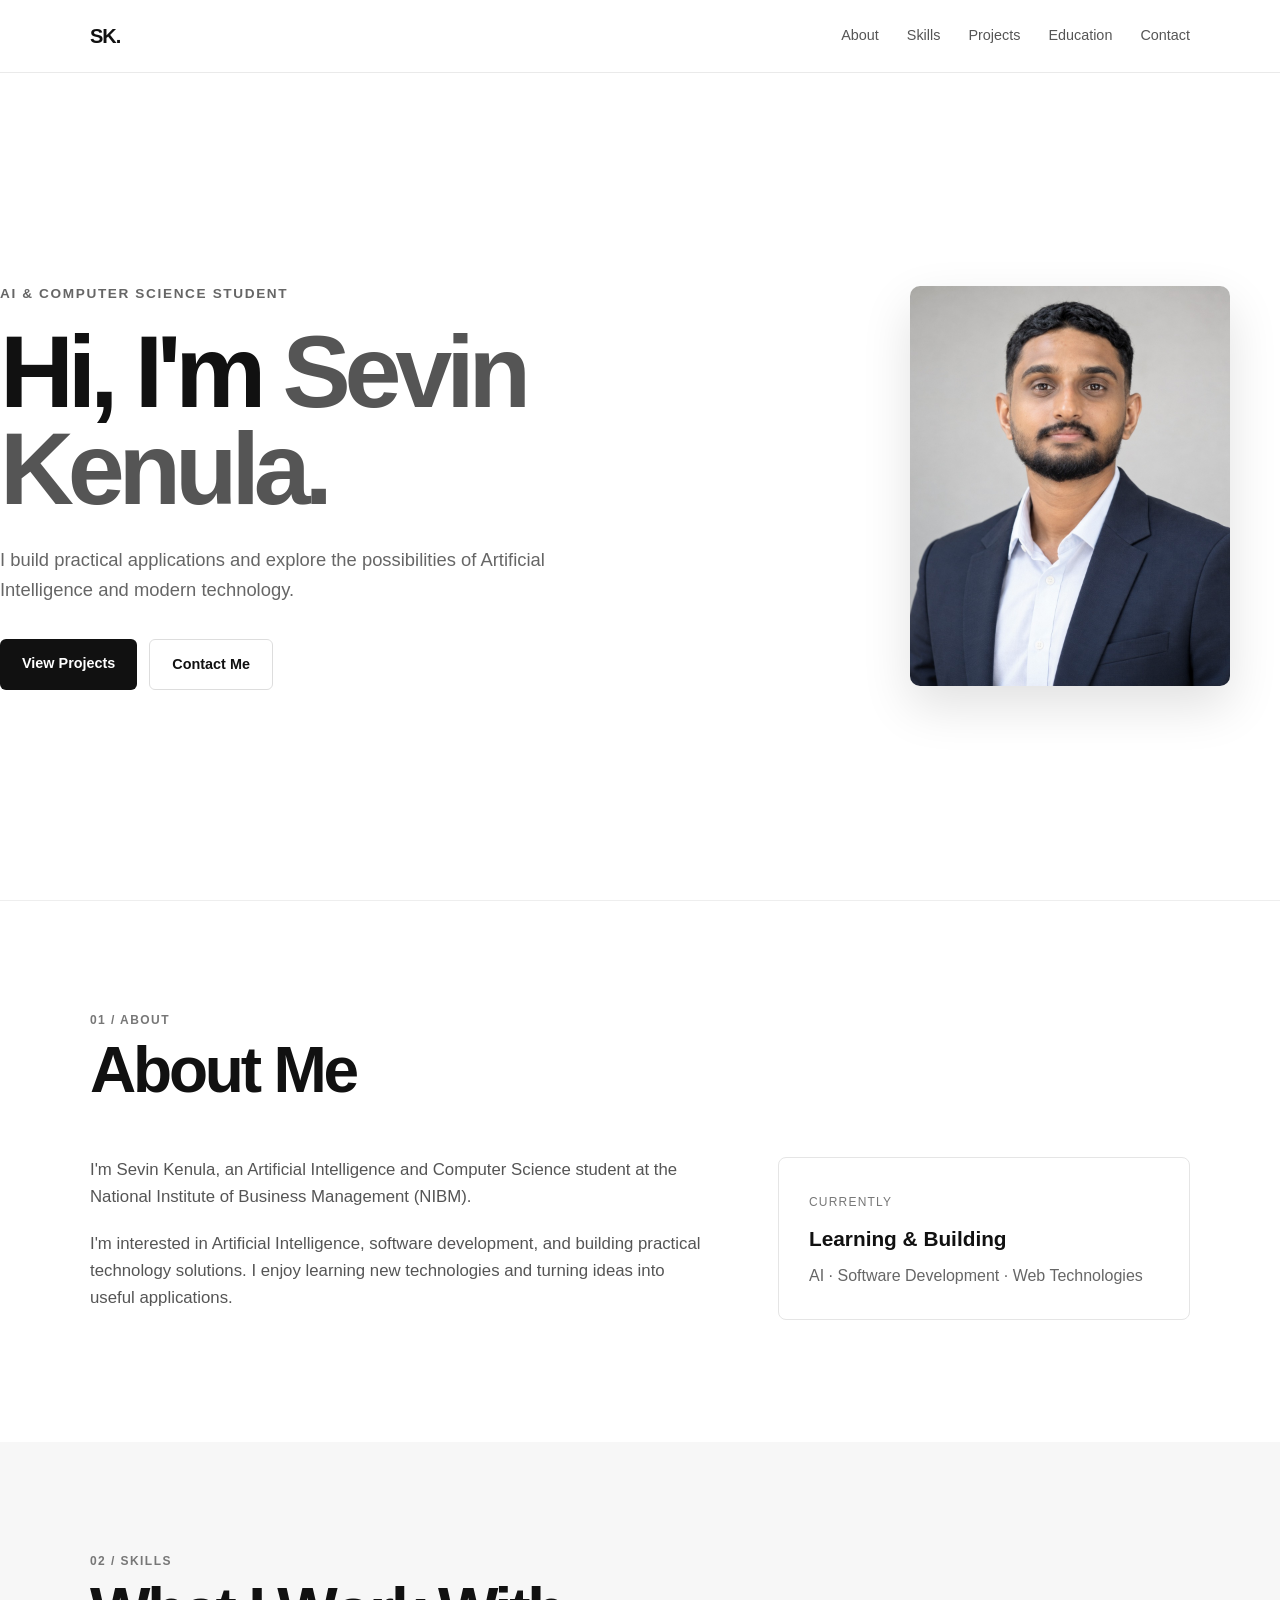
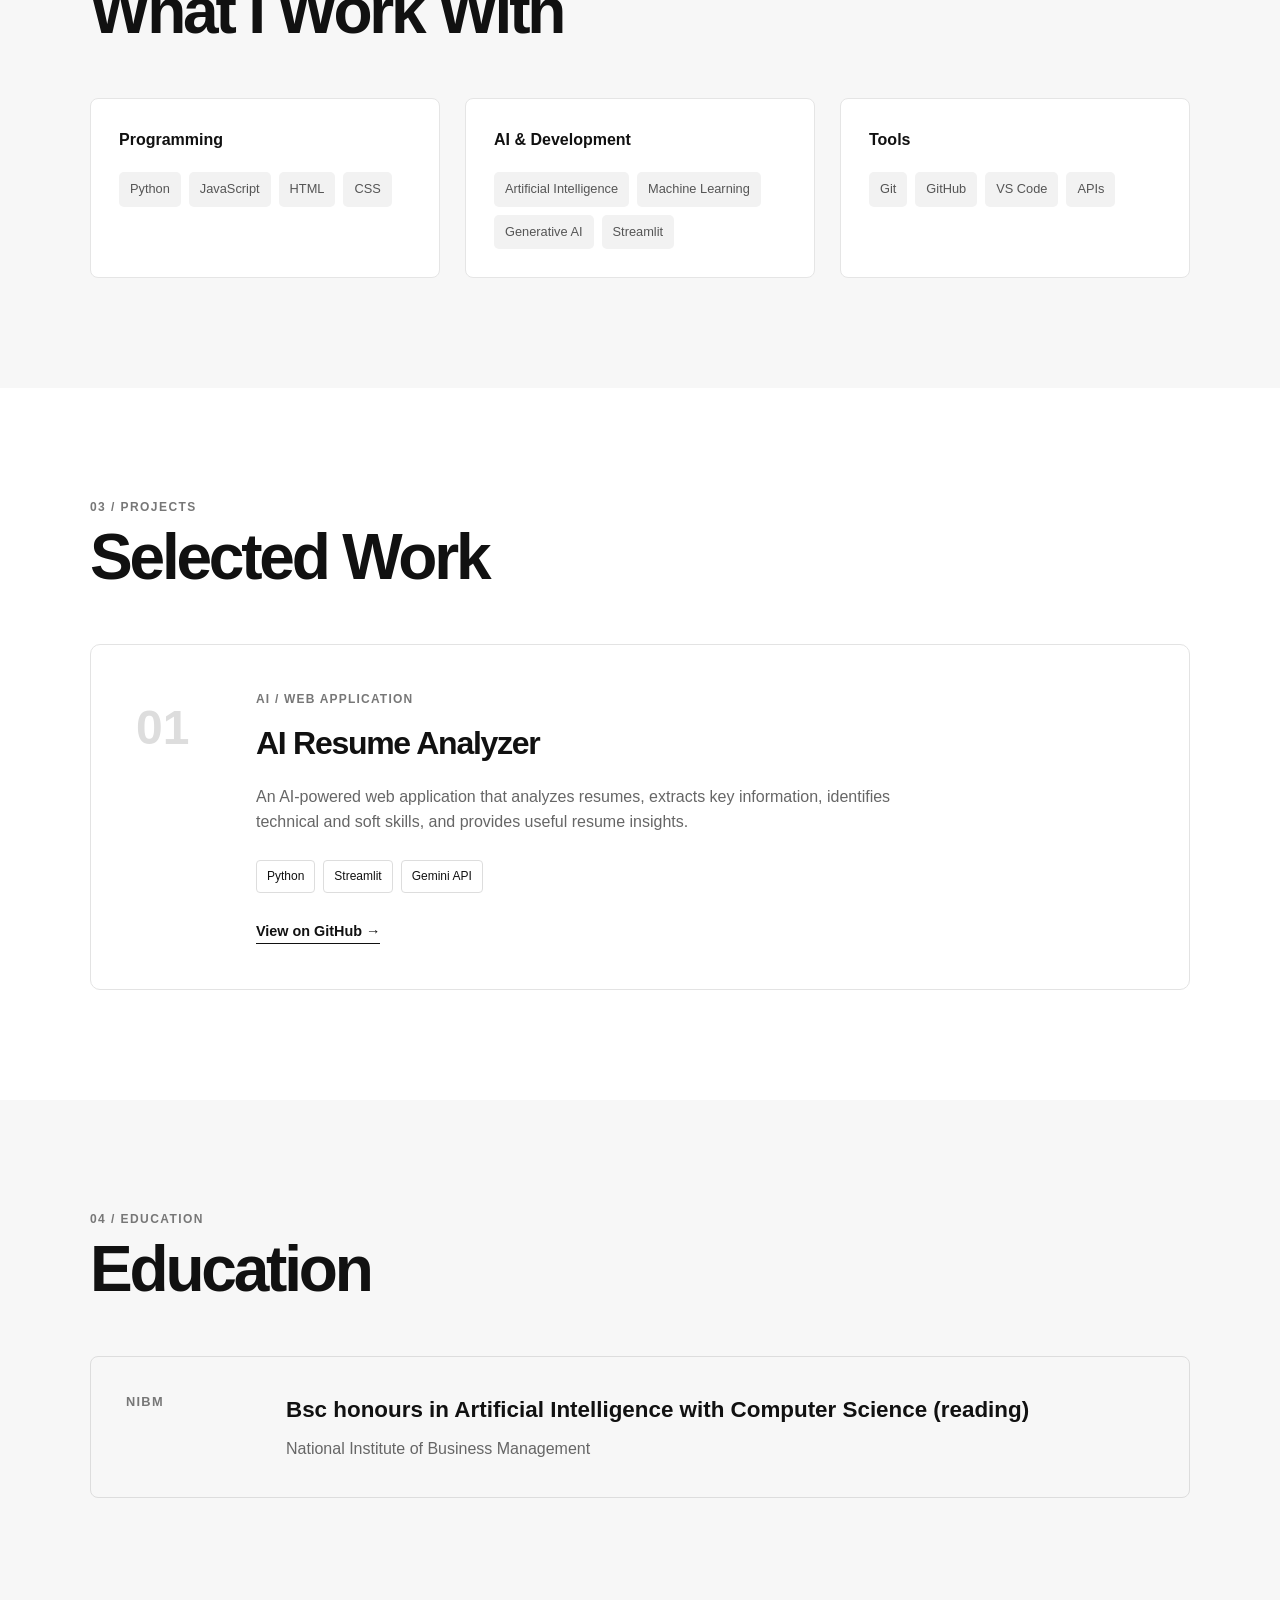
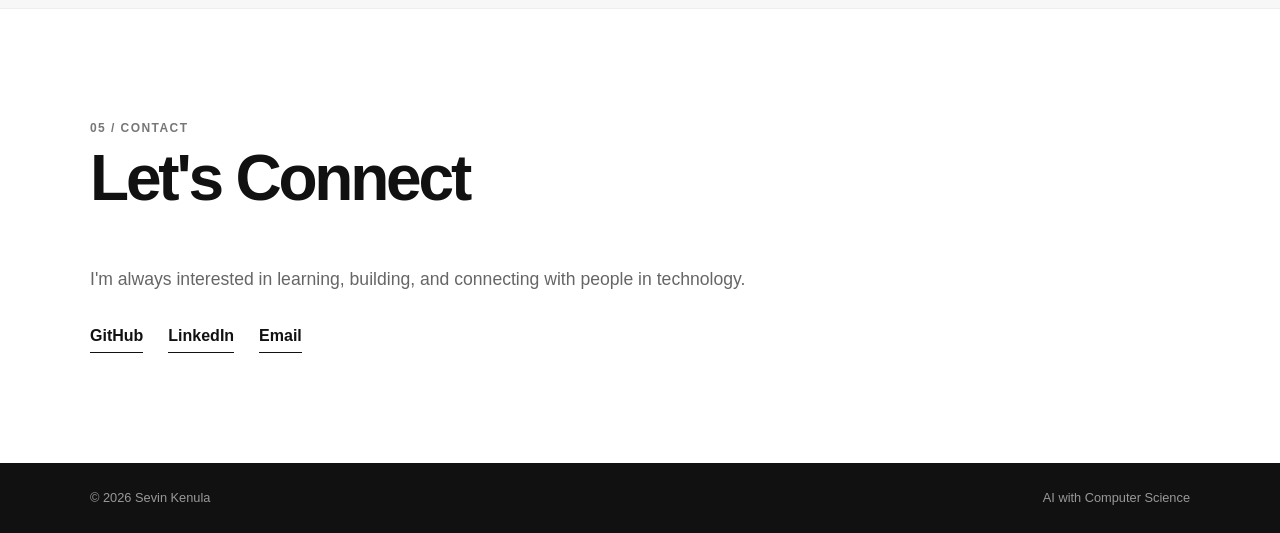
<file: index.html>
<!DOCTYPE html>
<html lang="en">

<head>
    <meta charset="UTF-8">
    <meta name="viewport" content="width=device-width, initial-scale=1.0">

    <title>Sevin Kenula | AI & Computer Science</title>

    <link rel="stylesheet" href="style.css">
</head>

<body>

    <!-- Navigation -->
    <header class="navbar">
        <div class="container nav-container">

            <a href="#home" class="logo">
                SK.
            </a>

            <nav>
                <a href="#about">About</a>
                <a href="#skills">Skills</a>
                <a href="#projects">Projects</a>
                <a href="#education">Education</a>
                <a href="#contact">Contact</a>
            </nav>

        </div>
    </header>


    <!-- Hero -->
    <main>

        <section id="home" class="hero">
            <div class="container hero-content">

                <div class="hero-text">

                    <p class="eyebrow">
                        AI & Computer Science Student
                    </p>

                    <h1>
                        Hi, I'm <span>Sevin Kenula.</span>
                    </h1>

                    <p class="hero-description">
                        I build practical applications and explore the possibilities
                        of Artificial Intelligence and modern technology.
                    </p>

                    <div class="hero-buttons">

                        <a href="#projects" class="btn primary-btn">
                            View Projects
                        </a>

                        <a href="#contact" class="btn secondary-btn">
                            Contact Me
                        </a>

                    </div>

                </div>

                <div class="hero-photo">
                    <img src="profile.jpeg" alt="Sevin Kenula">
                </div>

            </div>
        </section>


        <!-- About -->
        <section id="about" class="section">
            <div class="container">

                <div class="section-heading">
                    <p>01 / About</p>
                    <h2>About Me</h2>
                </div>

                <div class="about-content">

                    <div>

                        <p>
                            I'm Sevin Kenula, an Artificial Intelligence and
                            Computer Science student at the National Institute
                            of Business Management (NIBM).
                        </p>

                        <p>
                            I'm interested in Artificial Intelligence,
                            software development, and building practical
                            technology solutions. I enjoy learning new
                            technologies and turning ideas into useful
                            applications.
                        </p>

                    </div>

                    <div class="about-card">

                        <span>Currently</span>

                        <h3>Learning & Building</h3>

                        <p>
                            AI · Software Development · Web Technologies
                        </p>

                    </div>

                </div>

            </div>
        </section>


        <!-- Skills -->
        <section id="skills" class="section light-section">
            <div class="container">

                <div class="section-heading">
                    <p>02 / Skills</p>
                    <h2>What I Work With</h2>
                </div>

                <div class="skills-grid">

                    <div class="skill-group">

                        <h3>Programming</h3>

                        <div class="skill-list">
                            <span>Python</span>
                            <span>JavaScript</span>
                            <span>HTML</span>
                            <span>CSS</span>
                        </div>

                    </div>


                    <div class="skill-group">

                        <h3>AI & Development</h3>

                        <div class="skill-list">
                            <span>Artificial Intelligence</span>
                            <span>Machine Learning</span>
                            <span>Generative AI</span>
                            <span>Streamlit</span>
                        </div>

                    </div>


                    <div class="skill-group">

                        <h3>Tools</h3>

                        <div class="skill-list">
                            <span>Git</span>
                            <span>GitHub</span>
                            <span>VS Code</span>
                            <span>APIs</span>
                        </div>

                    </div>

                </div>

            </div>
        </section>


        <!-- Projects -->
        <section id="projects" class="section">
            <div class="container">

                <div class="section-heading">
                    <p>03 / Projects</p>
                    <h2>Selected Work</h2>
                </div>

                <div class="project-card">

                    <div class="project-number">
                        01
                    </div>

                    <div class="project-info">

                        <p class="project-category">
                            AI / Web Application
                        </p>

                        <h3>AI Resume Analyzer</h3>

                        <p>
                            An AI-powered web application that analyzes
                            resumes, extracts key information, identifies
                            technical and soft skills, and provides useful
                            resume insights.
                        </p>

                        <div class="project-tech">
                            <span>Python</span>
                            <span>Streamlit</span>
                            <span>Gemini API</span>
                        </div>

                        <a
                            href="https://github.com/sevin-kenula/Ai-resume-analyzer"
                            target="_blank"
                            rel="noopener noreferrer"
                            class="project-link"
                        >
                            View on GitHub →
                        </a>

                    </div>

                </div>

            </div>
        </section>


        <!-- Education -->
        <section id="education" class="section light-section">
            <div class="container">

                <div class="section-heading">
                    <p>04 / Education</p>
                    <h2>Education</h2>
                </div>

                <div class="education-card">

                    <div class="education-year">
                        NIBM
                    </div>

                    <div>

                        <h3>
                            Bsc honours in Artificial Intelligence with Computer Science (reading)
                        </h3>

                        <p>
                            National Institute of Business Management
                        </p>

                    </div>

                </div>

            </div>
        </section>


        <!-- Contact -->
        <section id="contact" class="section contact-section">
            <div class="container">

                <div class="section-heading">
                    <p>05 / Contact</p>
                    <h2>Let's Connect</h2>
                </div>

                <div class="contact-content">

                    <p>
                        I'm always interested in learning, building,
                        and connecting with people in technology.
                    </p>

                    <div class="contact-links">

                        <a
                            href="https://github.com/sevin-kenula"
                            target="_blank"
                            rel="noopener noreferrer"
                        >
                            GitHub
                        </a>

                        <a
                            href="https://www.linkedin.com/in/sevin-kenula-144a05436"
                            target="_blank"
                            rel="noopener noreferrer"
                        >
                            LinkedIn
                        </a>

                        <a href="mailto:sevin.kenula.me@gmail.com">
                            Email
                        </a>

                    </div>

                </div>

            </div>
        </section>

    </main>


    <!-- Footer -->
    <footer>
        <div class="container footer-content">

            <p>
                © 2026 Sevin Kenula
            </p>

            <p>
                AI with Computer Science
            </p>

        </div>
    </footer>


</body>

</html>
</file>
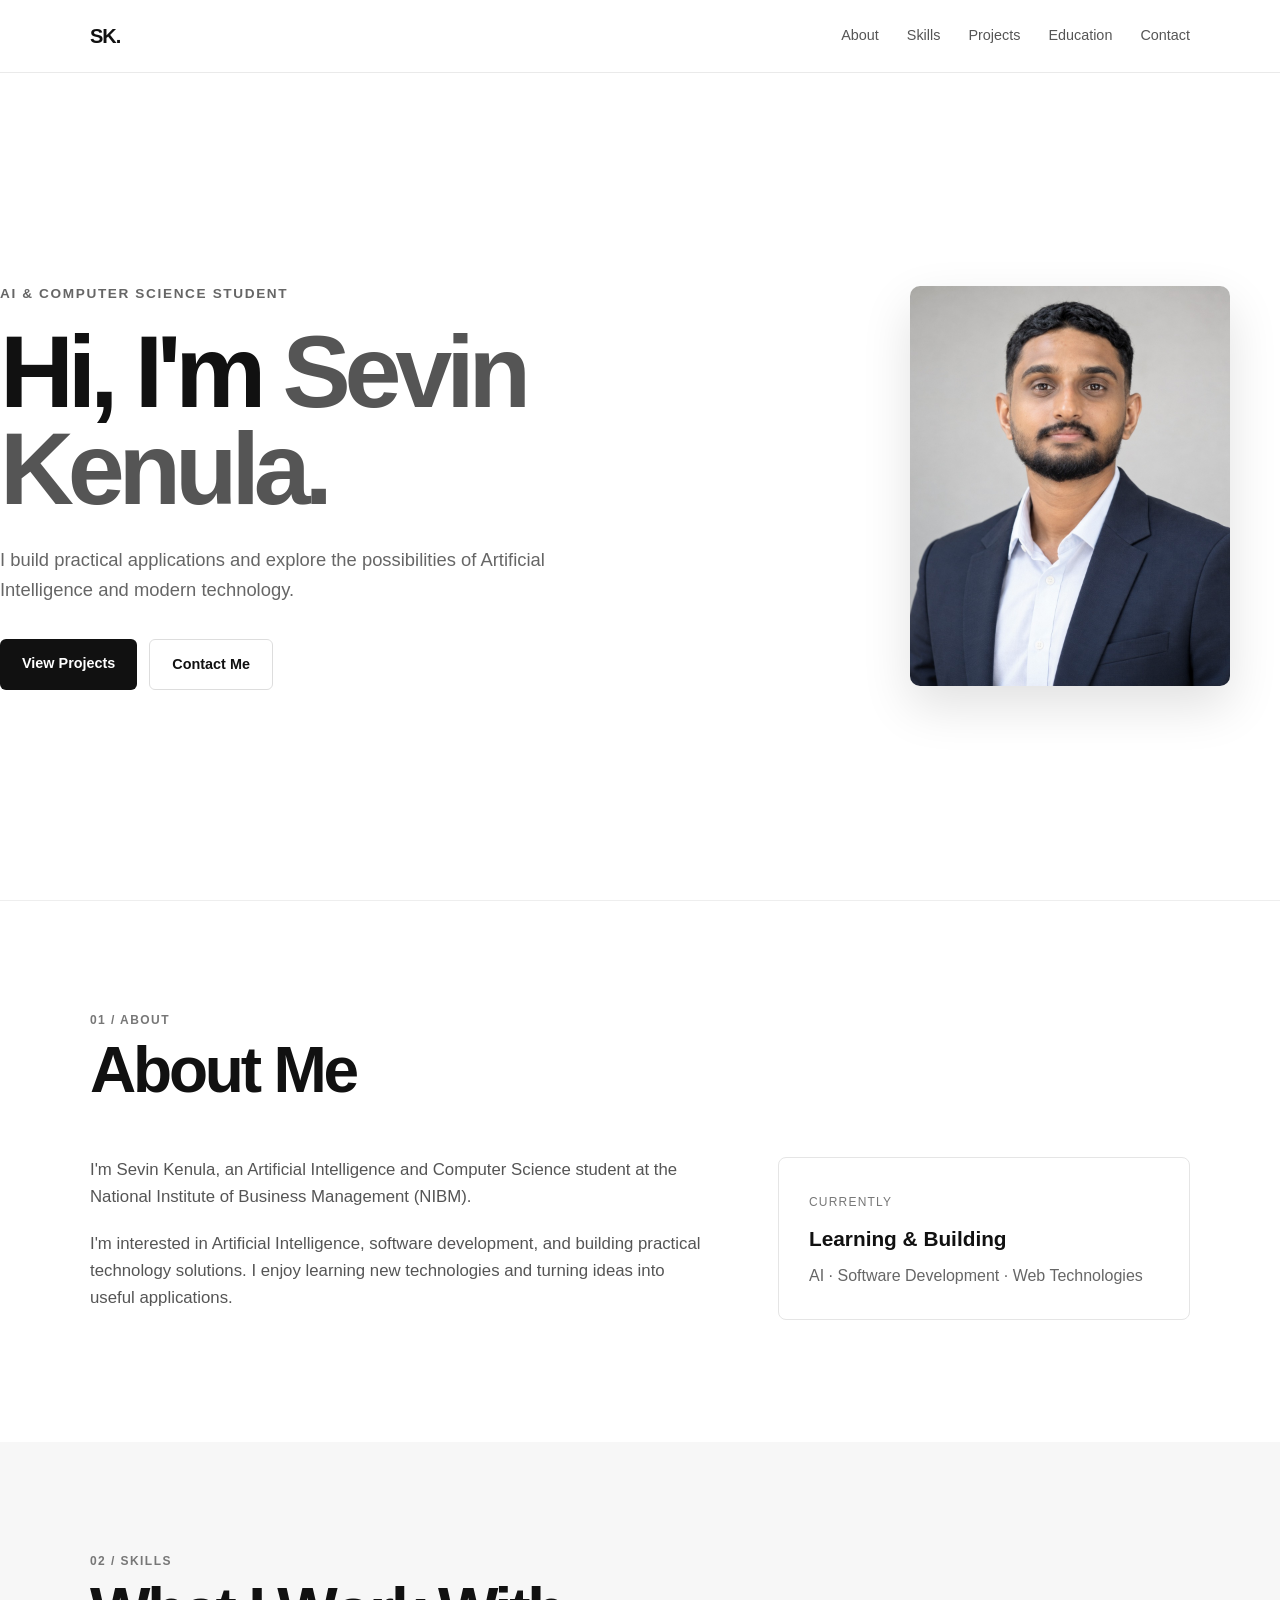
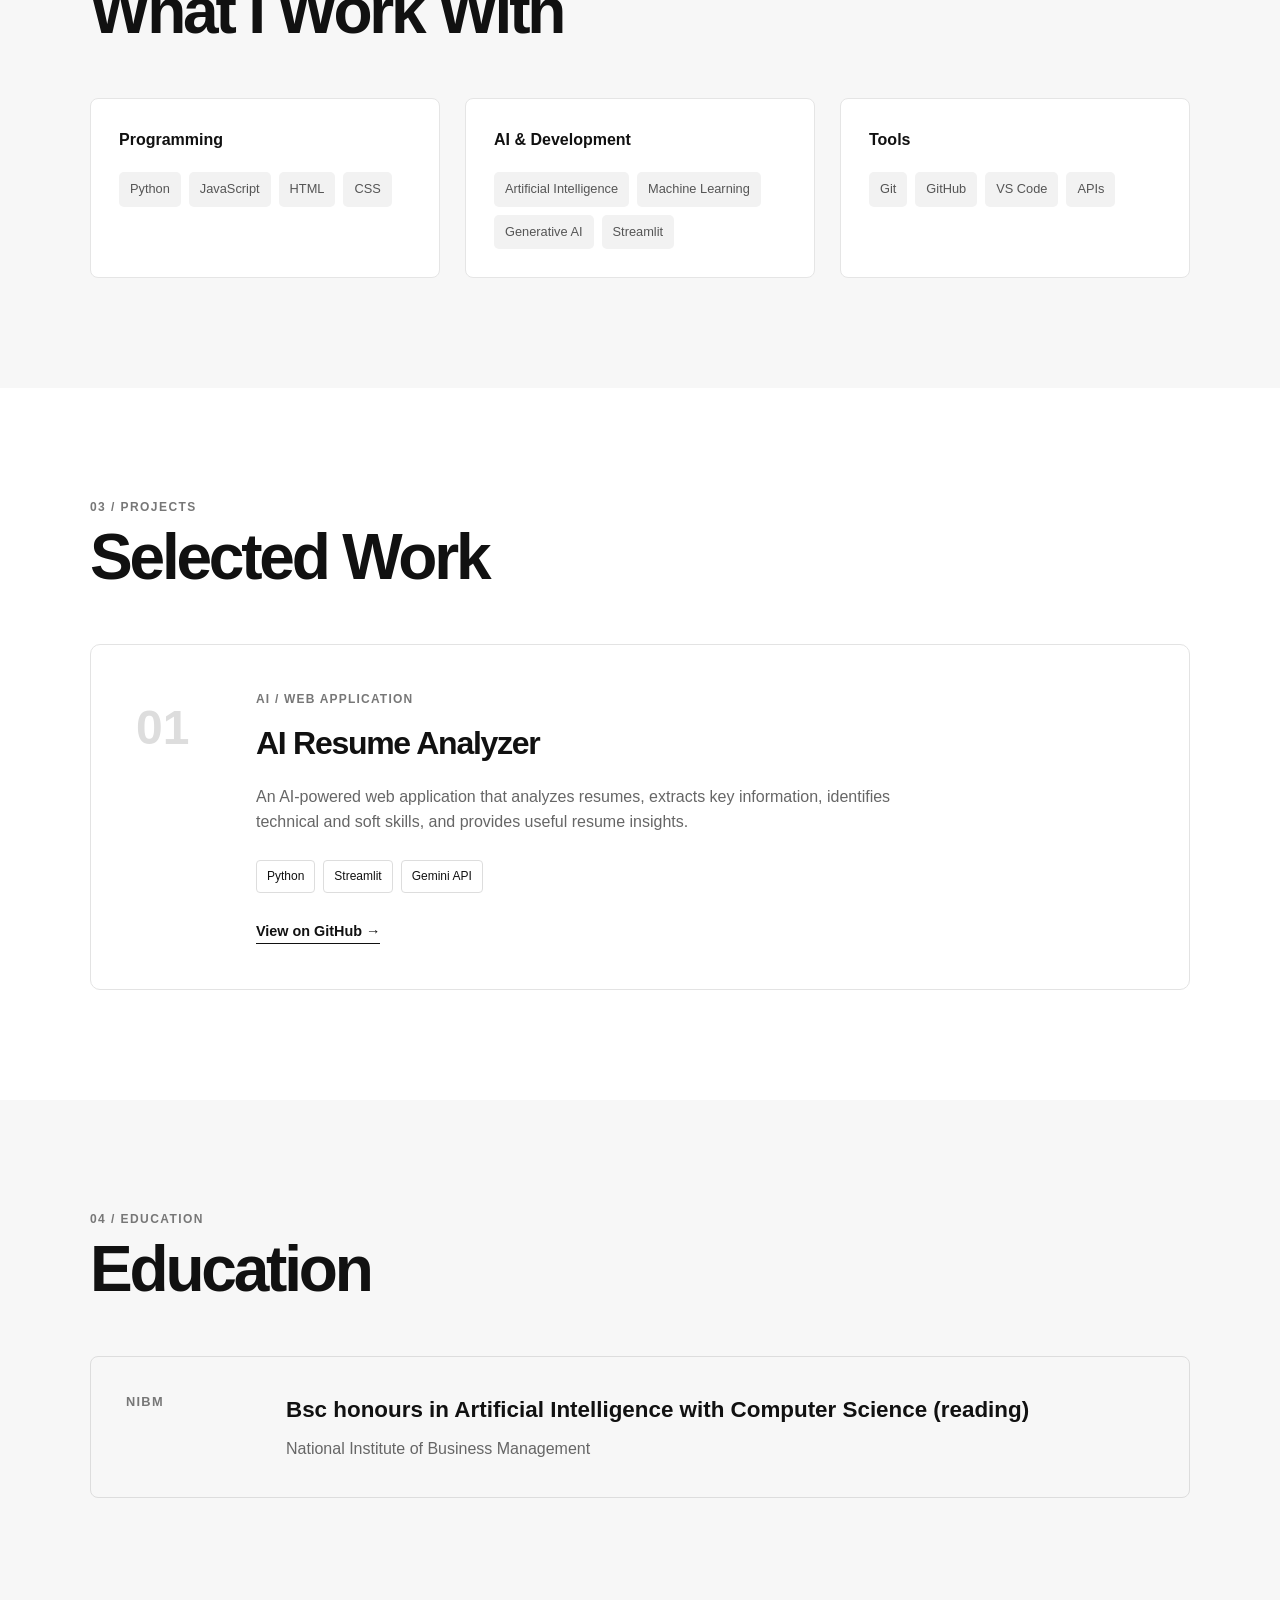
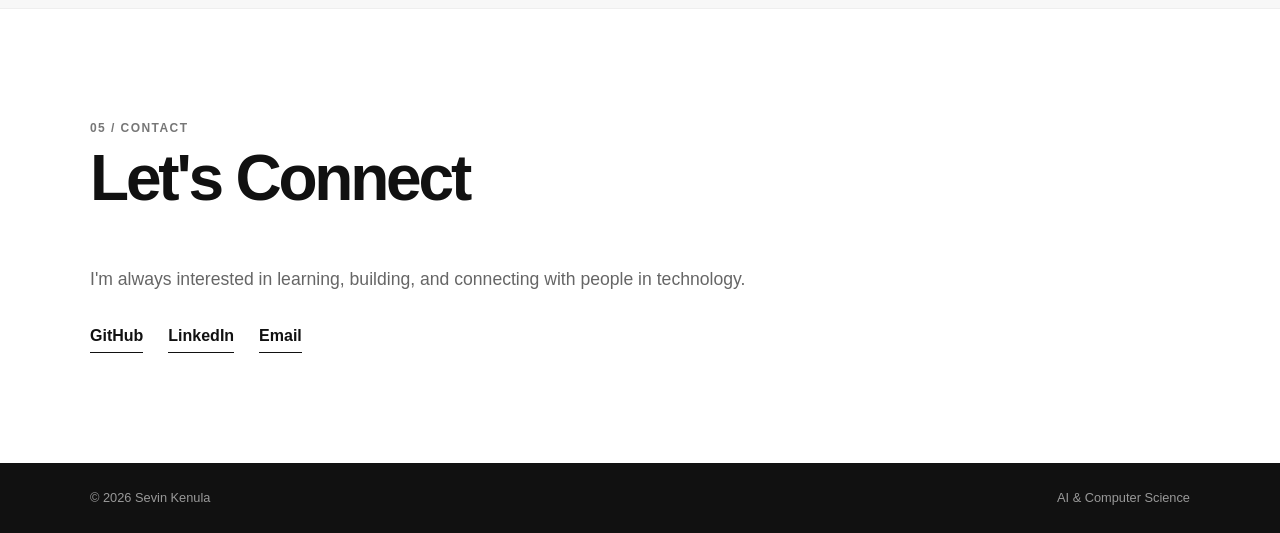
<file: portfolio.html>
<!DOCTYPE html>
<html lang="en">

<head>
    <meta charset="UTF-8">
    <meta name="viewport" content="width=device-width, initial-scale=1.0">

    <title>Sevin Kenula | AI & Computer Science</title>

    <link rel="stylesheet" href="style.css">
</head>

<body>

    <!-- Navigation -->
    <header class="navbar">
        <div class="container nav-container">

            <a href="#home" class="logo">
                SK.
            </a>

            <nav>
                <a href="#about">About</a>
                <a href="#skills">Skills</a>
                <a href="#projects">Projects</a>
                <a href="#education">Education</a>
                <a href="#contact">Contact</a>
            </nav>

        </div>
    </header>


    <!-- Hero -->
    <main>

        <section id="home" class="hero">
            <div class="container hero-content">

                <div class="hero-text">

                    <p class="eyebrow">
                        AI & Computer Science Student
                    </p>

                    <h1>
                        Hi, I'm <span>Sevin Kenula.</span>
                    </h1>

                    <p class="hero-description">
                        I build practical applications and explore the possibilities
                        of Artificial Intelligence and modern technology.
                    </p>

                    <div class="hero-buttons">

                        <a href="#projects" class="btn primary-btn">
                            View Projects
                        </a>

                        <a href="#contact" class="btn secondary-btn">
                            Contact Me
                        </a>

                    </div>

                </div>

                <div class="hero-photo">
                    <img src="profile.jpeg" alt="Sevin Kenula">
                </div>

            </div>
        </section>


        <!-- About -->
        <section id="about" class="section">
            <div class="container">

                <div class="section-heading">
                    <p>01 / About</p>
                    <h2>About Me</h2>
                </div>

                <div class="about-content">

                    <div>

                        <p>
                            I'm Sevin Kenula, an Artificial Intelligence and
                            Computer Science student at the National Institute
                            of Business Management (NIBM).
                        </p>

                        <p>
                            I'm interested in Artificial Intelligence,
                            software development, and building practical
                            technology solutions. I enjoy learning new
                            technologies and turning ideas into useful
                            applications.
                        </p>

                    </div>

                    <div class="about-card">

                        <span>Currently</span>

                        <h3>Learning & Building</h3>

                        <p>
                            AI · Software Development · Web Technologies
                        </p>

                    </div>

                </div>

            </div>
        </section>


        <!-- Skills -->
        <section id="skills" class="section light-section">
            <div class="container">

                <div class="section-heading">
                    <p>02 / Skills</p>
                    <h2>What I Work With</h2>
                </div>

                <div class="skills-grid">

                    <div class="skill-group">

                        <h3>Programming</h3>

                        <div class="skill-list">
                            <span>Python</span>
                            <span>JavaScript</span>
                            <span>HTML</span>
                            <span>CSS</span>
                        </div>

                    </div>


                    <div class="skill-group">

                        <h3>AI & Development</h3>

                        <div class="skill-list">
                            <span>Artificial Intelligence</span>
                            <span>Machine Learning</span>
                            <span>Generative AI</span>
                            <span>Streamlit</span>
                        </div>

                    </div>


                    <div class="skill-group">

                        <h3>Tools</h3>

                        <div class="skill-list">
                            <span>Git</span>
                            <span>GitHub</span>
                            <span>VS Code</span>
                            <span>APIs</span>
                        </div>

                    </div>

                </div>

            </div>
        </section>


        <!-- Projects -->
        <section id="projects" class="section">
            <div class="container">

                <div class="section-heading">
                    <p>03 / Projects</p>
                    <h2>Selected Work</h2>
                </div>

                <div class="project-card">

                    <div class="project-number">
                        01
                    </div>

                    <div class="project-info">

                        <p class="project-category">
                            AI / Web Application
                        </p>

                        <h3>AI Resume Analyzer</h3>

                        <p>
                            An AI-powered web application that analyzes
                            resumes, extracts key information, identifies
                            technical and soft skills, and provides useful
                            resume insights.
                        </p>

                        <div class="project-tech">
                            <span>Python</span>
                            <span>Streamlit</span>
                            <span>Gemini API</span>
                        </div>

                        <a
                            href="https://github.com/sevin-kenula/Ai-resume-analyzer"
                            target="_blank"
                            rel="noopener noreferrer"
                            class="project-link"
                        >
                            View on GitHub →
                        </a>

                    </div>

                </div>

            </div>
        </section>


        <!-- Education -->
        <section id="education" class="section light-section">
            <div class="container">

                <div class="section-heading">
                    <p>04 / Education</p>
                    <h2>Education</h2>
                </div>

                <div class="education-card">

                    <div class="education-year">
                        NIBM
                    </div>

                    <div>

                        <h3>
                            Bsc honours in Artificial Intelligence with Computer Science (reading)
                        </h3>

                        <p>
                            National Institute of Business Management
                        </p>

                    </div>

                </div>

            </div>
        </section>


        <!-- Contact -->
        <section id="contact" class="section contact-section">
            <div class="container">

                <div class="section-heading">
                    <p>05 / Contact</p>
                    <h2>Let's Connect</h2>
                </div>

                <div class="contact-content">

                    <p>
                        I'm always interested in learning, building,
                        and connecting with people in technology.
                    </p>

                    <div class="contact-links">

                        <a
                            href="https://github.com/sevin-kenula"
                            target="_blank"
                            rel="noopener noreferrer"
                        >
                            GitHub
                        </a>

                        <a
                            href="https://www.linkedin.com/in/sevin-kenula-144a05436"
                            target="_blank"
                            rel="noopener noreferrer"
                        >
                            LinkedIn
                        </a>

                        <a href="mailto:sevin.kenula.me@gmail.com">
                            Email
                        </a>

                    </div>

                </div>

            </div>
        </section>

    </main>


    <!-- Footer -->
    <footer>
        <div class="container footer-content">

            <p>
                © 2026 Sevin Kenula
            </p>

            <p>
                AI & Computer Science
            </p>

        </div>
    </footer>


</body>

</html>
</file>
<file: style.css>
/* ================================
   RESET
================================ */

* {
    margin: 0;
    padding: 0;
    box-sizing: border-box;
}

html {
    scroll-behavior: smooth;
}

body {
    font-family: Arial, Helvetica, sans-serif;
    background: #ffffff;
    color: #111111;
    line-height: 1.6;
}

a {
    text-decoration: none;
    color: inherit;
}

.container {
    width: min(1100px, 90%);
    margin: 0 auto;
}


/* ================================
   NAVBAR
================================ */

.navbar {
    position: sticky;
    top: 0;
    z-index: 1000;

    background: rgba(255, 255, 255, 0.95);
    border-bottom: 1px solid #eaeaea;

    backdrop-filter: blur(10px);
}

.nav-container {
    height: 72px;

    display: flex;
    align-items: center;
    justify-content: space-between;
}

.logo {
    font-size: 1.25rem;
    font-weight: 800;
    letter-spacing: -0.05em;
}

nav {
    display: flex;
    gap: 28px;
}

nav a {
    font-size: 0.9rem;
    color: #555555;

    transition: color 0.2s ease;
}

nav a:hover {
    color: #111111;
}


/* ================================
   HERO
================================ */

.hero {
    min-height: calc(100vh - 72px);

    display: flex;
    align-items: center;

    border-bottom: 1px solid #eeeeee;
}

.hero-content {
    width: 100%;

    display: grid;
    grid-template-columns: 1.3fr 0.7fr;

    align-items: center;

    gap: 80px;
}

.hero-text {
    max-width: 700px;
}

.eyebrow {
    margin-bottom: 18px;

    font-size: 0.85rem;
    font-weight: 600;

    color: #666666;

    text-transform: uppercase;
    letter-spacing: 0.12em;
}

.hero h1 {
    max-width: 900px;

    font-size: clamp(3.2rem, 8vw, 6.5rem);

    line-height: 0.95;
    letter-spacing: -0.06em;

    margin-bottom: 28px;
}

.hero h1 span {
    color: #555555;
}

.hero-description {
    max-width: 600px;

    font-size: 1.15rem;

    color: #666666;

    margin-bottom: 35px;
}


/* Hero Photo */

.hero-photo {
    display: flex;

    justify-content: center;
    align-items: center;
}

.hero-photo img {
    width: 320px;
    height: 400px;

    object-fit: cover;

    border-radius: 10px;

    display: block;

    filter: grayscale(10%);

    box-shadow: 0 20px 50px rgba(0, 0, 0, 0.12);
}


/* Hero Buttons */

.hero-buttons {
    display: flex;

    gap: 12px;

    flex-wrap: wrap;
}

.btn {
    display: inline-block;

    padding: 13px 22px;

    border-radius: 6px;

    font-size: 0.9rem;
    font-weight: 600;

    transition: all 0.2s ease;
}

.primary-btn {
    background: #111111;
    color: #ffffff;
}

.primary-btn:hover {
    background: #333333;

    transform: translateY(-2px);
}

.secondary-btn {
    border: 1px solid #dddddd;

    color: #111111;
}

.secondary-btn:hover {
    border-color: #111111;
}


/* ================================
   SECTIONS
================================ */

.section {
    padding: 110px 0;
}

.light-section {
    background: #f7f7f7;
}

.section-heading {
    margin-bottom: 55px;
}

.section-heading p {
    margin-bottom: 8px;

    font-size: 0.75rem;
    font-weight: 700;

    color: #777777;

    text-transform: uppercase;
    letter-spacing: 0.12em;
}

.section-heading h2 {
    font-size: clamp(2.2rem, 5vw, 4rem);

    line-height: 1;

    letter-spacing: -0.05em;
}


/* ================================
   ABOUT
================================ */

.about-content {
    display: grid;

    grid-template-columns: 1.5fr 1fr;

    gap: 70px;

    align-items: start;
}

.about-content > div:first-child p {
    max-width: 650px;

    margin-bottom: 20px;

    font-size: 1.05rem;

    color: #555555;
}

.about-card {
    padding: 30px;

    background: #ffffff;

    border: 1px solid #e5e5e5;

    border-radius: 8px;
}

.about-card span {
    font-size: 0.75rem;

    color: #777777;

    text-transform: uppercase;
    letter-spacing: 0.1em;
}

.about-card h3 {
    margin: 8px 0;

    font-size: 1.3rem;
}

.about-card p {
    color: #666666;
}


/* ================================
   SKILLS
================================ */

.skills-grid {
    display: grid;

    grid-template-columns: repeat(3, 1fr);

    gap: 25px;
}

.skill-group {
    padding: 28px;

    background: #ffffff;

    border: 1px solid #e5e5e5;

    border-radius: 8px;
}

.skill-group h3 {
    margin-bottom: 20px;

    font-size: 1rem;
}

.skill-list {
    display: flex;

    flex-wrap: wrap;

    gap: 8px;
}

.skill-list span {
    padding: 7px 11px;

    background: #f2f2f2;

    border-radius: 5px;

    font-size: 0.8rem;

    color: #555555;
}


/* ================================
   PROJECTS
================================ */

.project-card {
    display: grid;

    grid-template-columns: 120px 1fr;

    padding: 45px;

    border: 1px solid #e3e3e3;

    border-radius: 10px;

    transition:
        transform 0.25s ease,
        box-shadow 0.25s ease;
}

.project-card:hover {
    transform: translateY(-4px);

    box-shadow: 0 15px 40px rgba(0, 0, 0, 0.07);
}

.project-number {
    font-size: 3rem;

    font-weight: 800;

    color: #dddddd;
}

.project-category {
    margin-bottom: 8px;

    font-size: 0.75rem;

    font-weight: 600;

    color: #777777;

    text-transform: uppercase;

    letter-spacing: 0.1em;
}

.project-info h3 {
    margin-bottom: 15px;

    font-size: 2rem;

    letter-spacing: -0.04em;
}

.project-info > p:not(.project-category) {
    max-width: 650px;

    color: #666666;
}

.project-tech {
    display: flex;

    gap: 8px;

    flex-wrap: wrap;

    margin: 25px 0;
}

.project-tech span {
    padding: 6px 10px;

    border: 1px solid #dddddd;

    border-radius: 4px;

    font-size: 0.75rem;
}

.project-link {
    display: inline-block;

    font-size: 0.9rem;

    font-weight: 600;

    border-bottom: 1px solid #111111;
}


/* ================================
   EDUCATION
================================ */

.education-card {
    display: grid;

    grid-template-columns: 130px 1fr;

    gap: 30px;

    padding: 35px;

    border: 1px solid #dddddd;

    border-radius: 8px;
}

.education-year {
    font-size: 0.8rem;

    font-weight: 700;

    color: #777777;

    text-transform: uppercase;

    letter-spacing: 0.1em;
}

.education-card h3 {
    margin-bottom: 8px;

    font-size: 1.4rem;
}

.education-card p {
    color: #666666;
}


/* ================================
   CONTACT
================================ */

.contact-section {
    border-top: 1px solid #eeeeee;
}

.contact-content {
    max-width: 700px;
}

.contact-content > p {
    margin-bottom: 30px;

    font-size: 1.1rem;

    color: #666666;
}

.contact-links {
    display: flex;

    gap: 25px;

    flex-wrap: wrap;
}

.contact-links a {
    font-weight: 600;

    border-bottom: 1px solid #111111;

    padding-bottom: 3px;
}


/* ================================
   FOOTER
================================ */

footer {
    padding: 25px 0;

    background: #111111;

    color: #ffffff;
}

.footer-content {
    display: flex;

    justify-content: space-between;

    gap: 20px;
}

.footer-content p {
    font-size: 0.8rem;

    color: #999999;
}


/* ================================
   RESPONSIVE
================================ */

@media (max-width: 768px) {

    nav {
        display: none;
    }

    .hero {
        min-height: auto;

        padding: 80px 0;
    }

    .hero-content {
        grid-template-columns: 1fr;

        gap: 50px;
    }

    .hero-photo {
        order: -1;
    }

    .hero-photo img {
        width: 240px;
        height: 300px;
    }

    .hero h1 {
        font-size: clamp(3rem, 15vw, 5rem);
    }

    .section {
        padding: 80px 0;
    }

    .about-content {
        grid-template-columns: 1fr;

        gap: 35px;
    }

    .skills-grid {
        grid-template-columns: 1fr;
    }

    .project-card {
        grid-template-columns: 1fr;

        gap: 20px;

        padding: 30px;
    }

    .project-number {
        font-size: 2rem;
    }

    .education-card {
        grid-template-columns: 1fr;

        gap: 10px;
    }

    .footer-content {
        flex-direction: column;
    }
}


/* ================================
   SMALL MOBILE
================================ */

@media (max-width: 480px) {

    .container {
        width: 88%;
    }

    .hero {
        padding: 60px 0;
    }

    .hero-photo img {
        width: 210px;
        height: 270px;
    }

    .hero-description {
        font-size: 1rem;
    }

    .hero-buttons {
        flex-direction: column;
    }

    .btn {
        text-align: center;

        width: 100%;
    }

    .section-heading {
        margin-bottom: 35px;
    }

    .project-card {
        padding: 25px;
    }

    .project-info h3 {
        font-size: 1.7rem;
    }
}
/* ================================
   ANIMATIONS
================================ */

@keyframes fadeUp {
    from {
        opacity: 0;
        transform: translateY(25px);
    }

    to {
        opacity: 1;
        transform: translateY(0);
    }
}

@keyframes fadeIn {
    from {
        opacity: 0;
        transform: scale(0.96);
    }

    to {
        opacity: 1;
        transform: scale(1);
    }
}


/* Hero Animation */

.hero-text {
    animation: fadeUp 0.8s ease forwards;
}

.hero-photo {
    animation: fadeIn 1s ease 0.2s forwards;
    opacity: 0;
}


/* Navbar Link Animation */

nav a {
    position: relative;
}

nav a::after {
    content: "";

    position: absolute;
    left: 0;
    bottom: -6px;

    width: 0;
    height: 1px;

    background: #111111;

    transition: width 0.25s ease;
}

nav a:hover::after {
    width: 100%;
}


/* Skills Animation */

.skill-group {
    transition:
        transform 0.25s ease,
        box-shadow 0.25s ease;
}

.skill-group:hover {
    transform: translateY(-5px);

    box-shadow: 0 12px 30px rgba(0, 0, 0, 0.06);
}


/* Buttons */

.btn {
    transition:
        transform 0.2s ease,
        background 0.2s ease,
        border-color 0.2s ease,
        box-shadow 0.2s ease;
}

.primary-btn:hover {
    transform: translateY(-3px);

    box-shadow: 0 8px 20px rgba(0, 0, 0, 0.15);
}

.secondary-btn:hover {
    transform: translateY(-3px);
}


/* Project */

.project-card {
    transition:
        transform 0.3s ease,
        box-shadow 0.3s ease;
}

.project-card:hover {
    transform: translateY(-6px);

    box-shadow: 0 18px 45px rgba(0, 0, 0, 0.08);
}


/* Photo Hover */

.hero-photo img {
    transition:
        transform 0.4s ease,
        box-shadow 0.4s ease;
}

.hero-photo img:hover {
    transform: scale(1.02);

    box-shadow: 0 25px 60px rgba(0, 0, 0, 0.16);
}


/* Contact Links */

.contact-links a {
    transition:
        color 0.2s ease,
        transform 0.2s ease;
}

.contact-links a:hover {
    color: #555555;

    transform: translateY(-2px);
}
</file>
